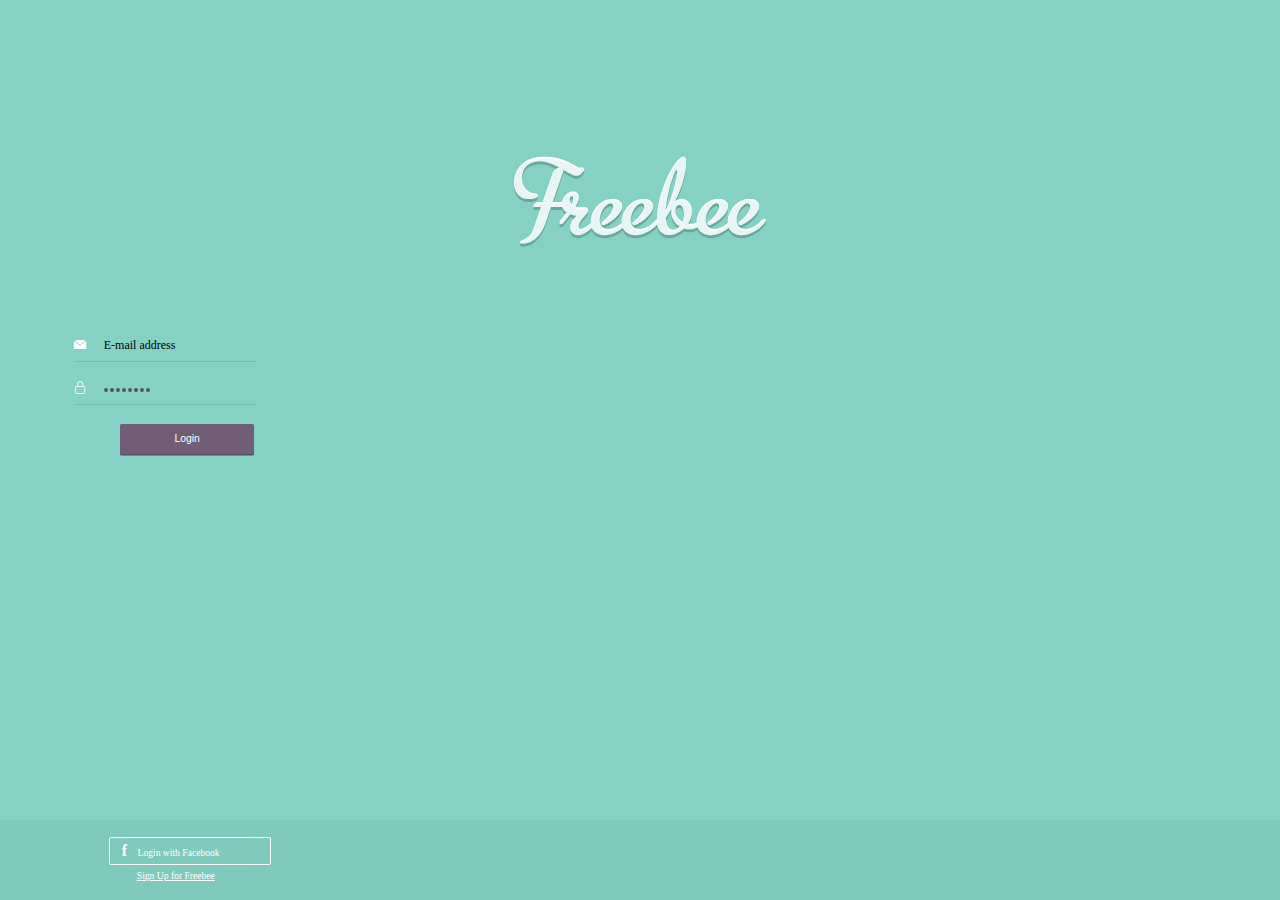
<file: index.html>
<!DOCTYPE html>
<html lang="en">
<head>
	<meta charset="UTF-8">
	<title>登录</title>
	<link rel="stylesheet" type="text/css" href="css/style.css">
	<link rel="stylesheet" type="text/css" href="font/iconfont.css">
	<meta id="viewport" name="viewport" content="width=device-width,minimum-scale=1,maximum-scale=1,user-scalable=0">
   <script>
	   alert(window.screen.width)
    window.onload = window.onresize = function(){
        var view_width s= document.getElementsByTagName('html')[0].getBoundingClientRect().width;
		//找到标签名为html的第一个
        var _html = document.getElementsByTagName('html')[0];
		//如果屏幕宽度大于640
		//就用 640/16=40
		//小于640的时候 不确定 也是尺寸/40
        view_width>640?_html.style.fontSize = 640 / 16 + 'px':_html.style.fontSize = view_width / 16 + 'px';
		//最大网页尺寸640
		//最大字体（根字体大小） 40
    }
   </script>
</head>
<body class="body">
	<div class="one_logo">
		<img src="img/logo.png">
	</div><!-- one_logo -->
     
	<ul class="one_con1">
		<li class="iconfont icon-youjian">
			<span>E-mail address</span>
		</li>
		<li class="iconfont icon-yisuo">
			<span><em></em><em></em><em></em><em></em><em></em><em></em><em></em><em></em></span>
		</li>
	</ul>

	<a href="paging-1.html" class="a">
		<form class="one_form">
			<input type="button" value="Login" class="text">
		</form>
	</a>

	<p class="one_p"></p>

	<div class="one_bt">
		<span>
			<strong>f</strong>
			<em>Login with Facebook</em>
		</span>
		<br>
		<a href="#">Sign Up for Freebee</a>
	</div><!-- one_bt -->
	
</body>
</html>
</file>
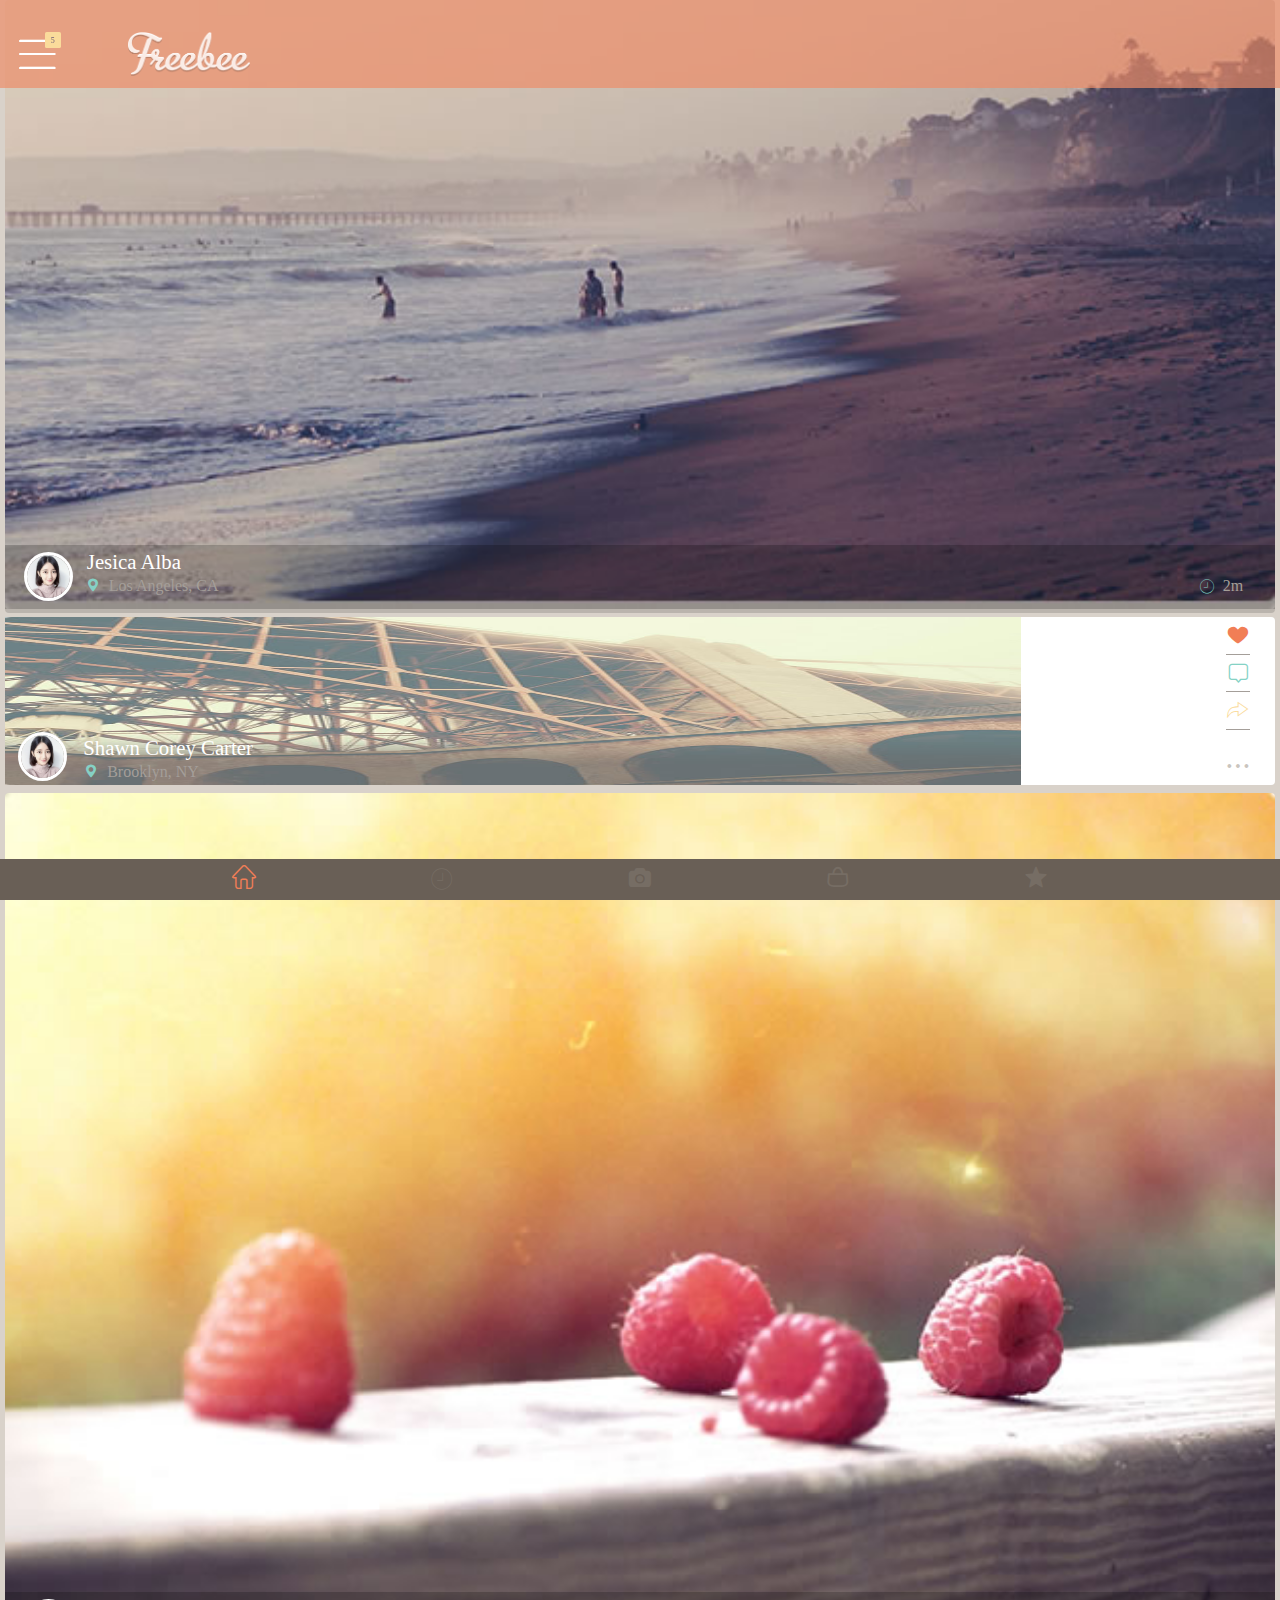
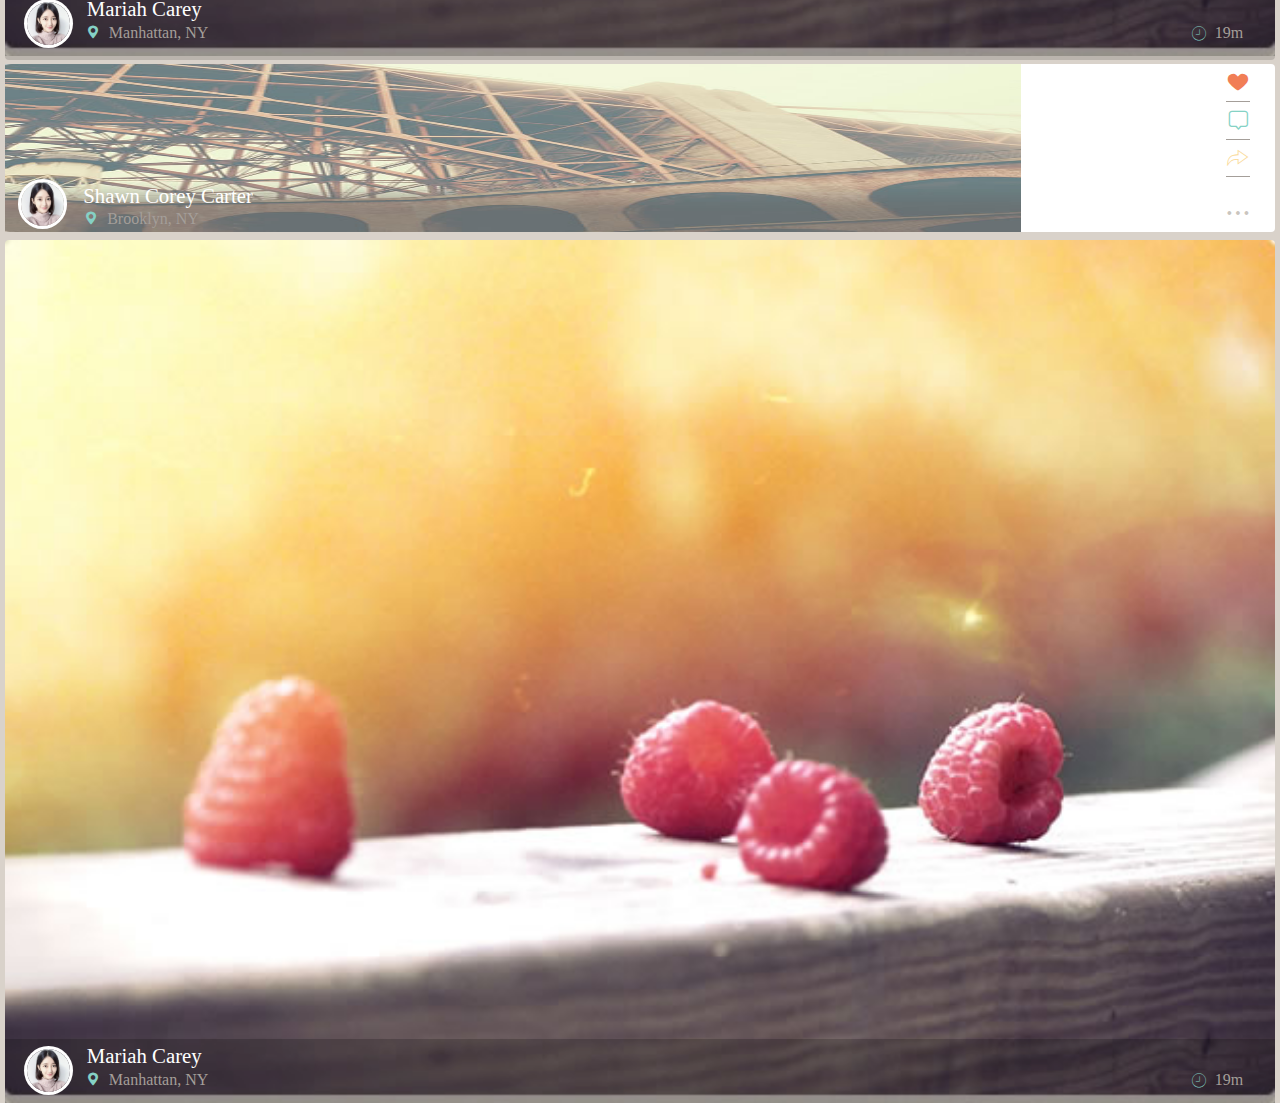
<file: paging-1.html>
<!DOCTYPE html>
<html lang="en">
<head>
	<meta charset="UTF-8">
	<title>主页</title>
	<link rel="stylesheet" type="text/css" href="css/style.css">
	<link rel="stylesheet" type="text/css" href="font/iconfont.css">
	<meta id="viewport" name="viewport" content="width=device-width,minimum-scale=1,maximum-scale=1,user-scalable=0">
   <script>
	   alert(window.screen.width)
    window.onload = window.onresize = function(){
        var view_width s= document.getElementsByTagName('html')[0].getBoundingClientRect().width;
		//找到标签名为html的第一个
        var _html = document.getElementsByTagName('html')[0];
		//如果屏幕宽度大于640
		//就用 640/16=40
		//小于640的时候 不确定 也是尺寸/40
        view_width>640?_html.style.fontSize = 640 / 16 + 'px':_html.style.fontSize = view_width / 16 + 'px';
		//最大网页尺寸640
		//最大字体（根字体大小） 40
    }
   </script>
</head>
<body class="body1">
	<div class="iconfont icon-icon- two_top">
		<p>5</p>
		<img src="img/logo.png">
	</div><!-- two_top -->

	<div class="two_banner clearfix">
		<img src="img/banner.jpg">
		<div class="con">
			<a href="paging-2.html" class="a1"><div class="img"></div></a>
			<p class="p1">Jesica Alba</p>
			<p class="iconfont icon-dizhi p2"><span>Los Angeles, CA</span></p>
			<p class="iconfont icon-06 p3"><span>2m</span></p>
		</div><!-- con -->
	</div><!-- two_banner -->

	<div class="two_con1 clearfix">
		<div class="bj">
			<img src="img/two_con.jpg">
			<div class="text">
				<span class="img"></span>
				<p class="p1">Shawn Corey Carter</p>
				<p class="iconfont icon-dizhi p2"><span>Brooklyn, NY</span></p>
			</div><!-- text -->

			<ul>
				<li class="iconfont icon-xin li1"></li>
				<li class="iconfont icon-icon-- li2"></li>
				<li class="iconfont icon-return2fanhuiyou li3"></li>
				<li class="iconfont icon-more li4"></li>
			</ul>
		</div><!-- bj -->
	</div><!-- two_con1 -->

	<div class="two_con2 clearfix">
		<img src="img/two_con2.jpg">
		<div class="con">
			<div class="img"></div>
			<p class="p1">Mariah Carey</p>
			<p class="iconfont icon-dizhi p2"><span>Manhattan, NY</span></p>
			<p class="iconfont icon-06 p3"><span>19m</span></p>
		</div><!-- con -->
	</div><!-- two_con2 -->

	<div class="two_con1 clearfix">
		<div class="bj">
			<img src="img/two_con.jpg">
			<div class="text">
				<span class="img"></span>
				<p class="p1">Shawn Corey Carter</p>
				<p class="iconfont icon-dizhi p2"><span>Brooklyn, NY</span></p>
			</div><!-- text -->

			<ul>
				<li class="iconfont icon-xin li1"></li>
				<li class="iconfont icon-icon-- li2"></li>
				<li class="iconfont icon-return2fanhuiyou li3"></li>
				<li class="iconfont icon-more li4"></li>
			</ul>
		</div><!-- bj -->
	</div><!-- two_con1 -->

	<div class="two_con2 clearfix">
		<img src="img/two_con2.jpg">
		<div class="con">
			<div class="img"></div>
			<p class="p1">Mariah Carey</p>
			<p class="iconfont icon-dizhi p2"><span>Manhattan, NY</span></p>
			<p class="iconfont icon-06 p3"><span>19m</span></p>
		</div><!-- con -->
	</div><!-- two_con2 -->

	<div class="footer clearfix">
        <a href="#" class="iconfont icon-shouye show"></a>
        <a href="#" class="iconfont icon-06"></a>
        <a href="#" class="iconfont icon-xiangji"></a>
        <a href="#" class="iconfont icon-shoutidai"></a>
        <a href="#" class="iconfont icon-star"></a>
    </div>
</body>
</html>
</file>
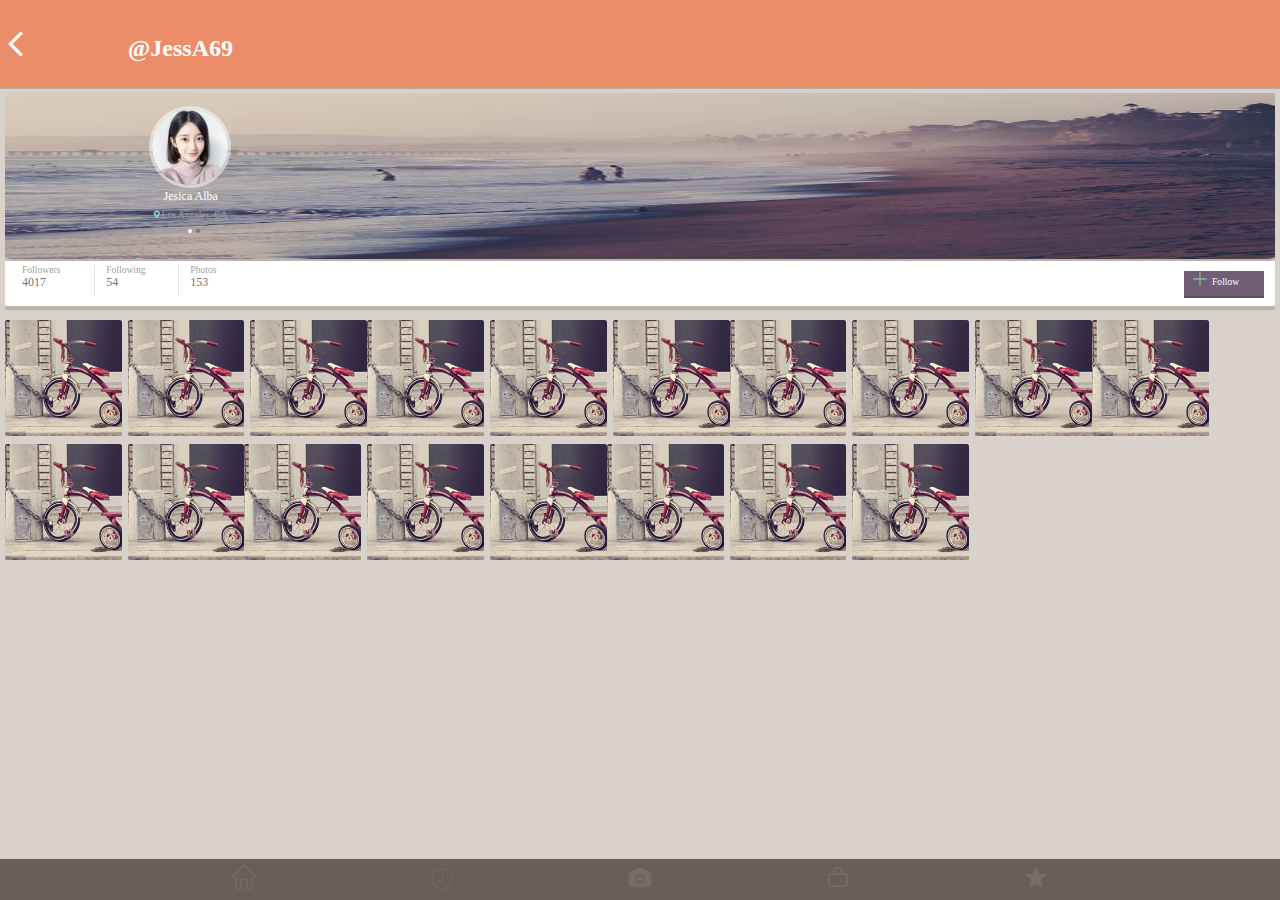
<file: paging-2.html>
<!DOCTYPE html>
<html lang="en">
<head>
	<meta charset="UTF-8">
	<title>个人主页</title>
	<link rel="stylesheet" type="text/css" href="css/style.css">
	<link rel="stylesheet" type="text/css" href="font/iconfont.css">
	<meta id="viewport" name="viewport" content="width=device-width,minimum-scale=1,maximum-scale=1,user-scalable=0">
   <script>
	   alert(window.screen.width)
    window.onload = window.onresize = function(){
        var view_width s= document.getElementsByTagName('html')[0].getBoundingClientRect().width;
		//找到标签名为html的第一个
        var _html = document.getElementsByTagName('html')[0];
		//如果屏幕宽度大于640
		//就用 640/16=40
		//小于640的时候 不确定 也是尺寸/40
        view_width>640?_html.style.fontSize = 640 / 16 + 'px':_html.style.fontSize = view_width / 16 + 'px';
		//最大网页尺寸640
		//最大字体（根字体大小） 40
    }
   </script>
</head>
<body class="body1">
	<header>
		<a href="paging-1.html" class="iconfont icon-fanhui"></a><span>@JessA69</span>
	</header>

	<div class="three_banner">
		<div class="shang">
		<img src="img/banner.jpg">
		<div class="text">
			<a href="paging-3.html"></a>
			<p>Jesica Alba</p>
			<strong class="iconfont icon-dizhi"><i>Los Angeles, CA</i></strong>
			<p class="p1"><em></em><em class="e1"></em></p>
		</div><!-- text -->
		</div><!-- shang -->
			<div class="xia">
			<ul>
				<li>Followers<br><span>4017</span></li>
				<li>Following<br><span>54</span></li>
				<li class="li3">Photos<br><span>153</span></li>
			</ul>

			<div class="iconfont icon-plus-add rit">
				<span>Follow</span>
			</div><!-- xia/rit -->
		</div><!-- xia -->
	</div><!-- three_banner -->

	<ul class="three_con">
		<li><img src="img/three_con.jpg"></li>
		<li><img src="img/three_con.jpg"></li>
		<li><img src="img/three_con.jpg"></li>
		<li><img src="img/three_con.jpg"></li>
		<li><img src="img/three_con.jpg"></li>
		<li><img src="img/three_con.jpg"></li>
		<li><img src="img/three_con.jpg"></li>
		<li><img src="img/three_con.jpg"></li>
		<li><img src="img/three_con.jpg"></li>
		<li><img src="img/three_con.jpg"></li>
		<li><img src="img/three_con.jpg"></li>
		<li><img src="img/three_con.jpg"></li>
		<li><img src="img/three_con.jpg"></li>
		<li><img src="img/three_con.jpg"></li>
		<li><img src="img/three_con.jpg"></li>
		<li><img src="img/three_con.jpg"></li>
		<li><img src="img/three_con.jpg"></li>
		<li><img src="img/three_con.jpg"></li>
	</ul>

	<div class="three_footer clearfix">
        <a href="#" class="iconfont icon-shouye"></a>
        <a href="#" class="iconfont icon-06"></a>
        <a href="#" class="iconfont icon-xiangji"></a>
        <a href="#" class="iconfont icon-shoutidai"></a>
        <a href="#" class="iconfont icon-star"></a>
    </div>
</body>
</html>
</file>
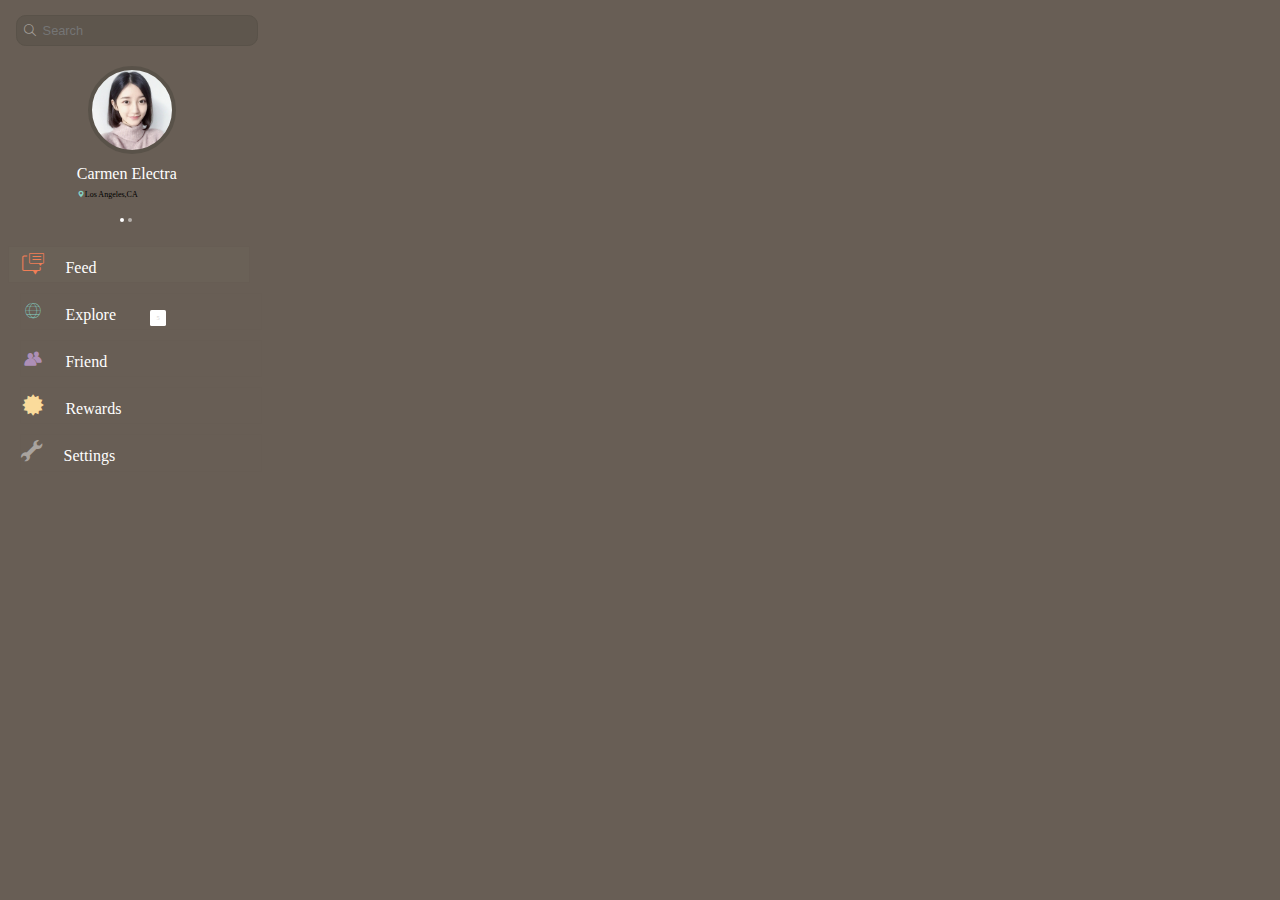
<file: paging-3.html>
<!DOCTYPE html>
<html lang="en">
<head>
	<meta charset="UTF-8">
	<title>个人信息</title>
	<link rel="stylesheet" type="text/css" href="css/style.css">
	<link rel="stylesheet" type="text/css" href="font/iconfont.css">
	<meta id="viewport" name="viewport" content="width=device-width,minimum-scale=1,maximum-scale=1,user-scalable=0">
   <script>
	   alert(window.screen.width)
    window.onload = window.onresize = function(){
        var view_width s= document.getElementsByTagName('html')[0].getBoundingClientRect().width;
		//找到标签名为html的第一个
        var _html = document.getElementsByTagName('html')[0];
		//如果屏幕宽度大于640
		//就用 640/16=40
		//小于640的时候 不确定 也是尺寸/40
        view_width>640?_html.style.fontSize = 640 / 16 + 'px':_html.style.fontSize = view_width / 16 + 'px';
		//最大网页尺寸640
		//最大字体（根字体大小） 40
    }
   </script>
</head>
<body class="body2">
	<div class="four_top">
		<div class="sou">
			 <span class="iconfont icon-suosou"></span>
		   <input type="text" class="text" placeholder="Search">
	  </div><!-- sou -->
	</div><!-- four_top -->

	<div class="four_logo"></div><!-- four_logo -->

	<div class="four_font">
		<p>Carmen Electra</p>
		<span class="iconfont icon-dizhi dz"><i>Los Angeles,CA</i></span>
	</div><!-- four_font -->

	<div class="four_dian clearfix">
		<p></p>
		<p class="p1"></p>
	</div><!-- four_dian -->

	<ul class="four_list">
		<li class="li1"><span class="iconfont icon-huihua"></span><a href="#">Feed</a></li>
		<li><span class="iconfont icon-liulanqiduan s2"></span><a href="#">Explore</a><i class="fk">5</i></li>
		<li><span class="iconfont icon-lianxiren s3"></span><a href="#">Friend</a></li>
		<li><span class="iconfont icon-rewards s4"></span><a href="#">Rewards</a></li>
		<li class="li5"><span class="iconfont icon-xinxinicon s5"></span><a href="#">Settings</a></li>
	</ul>
</body>
</html>
</file>
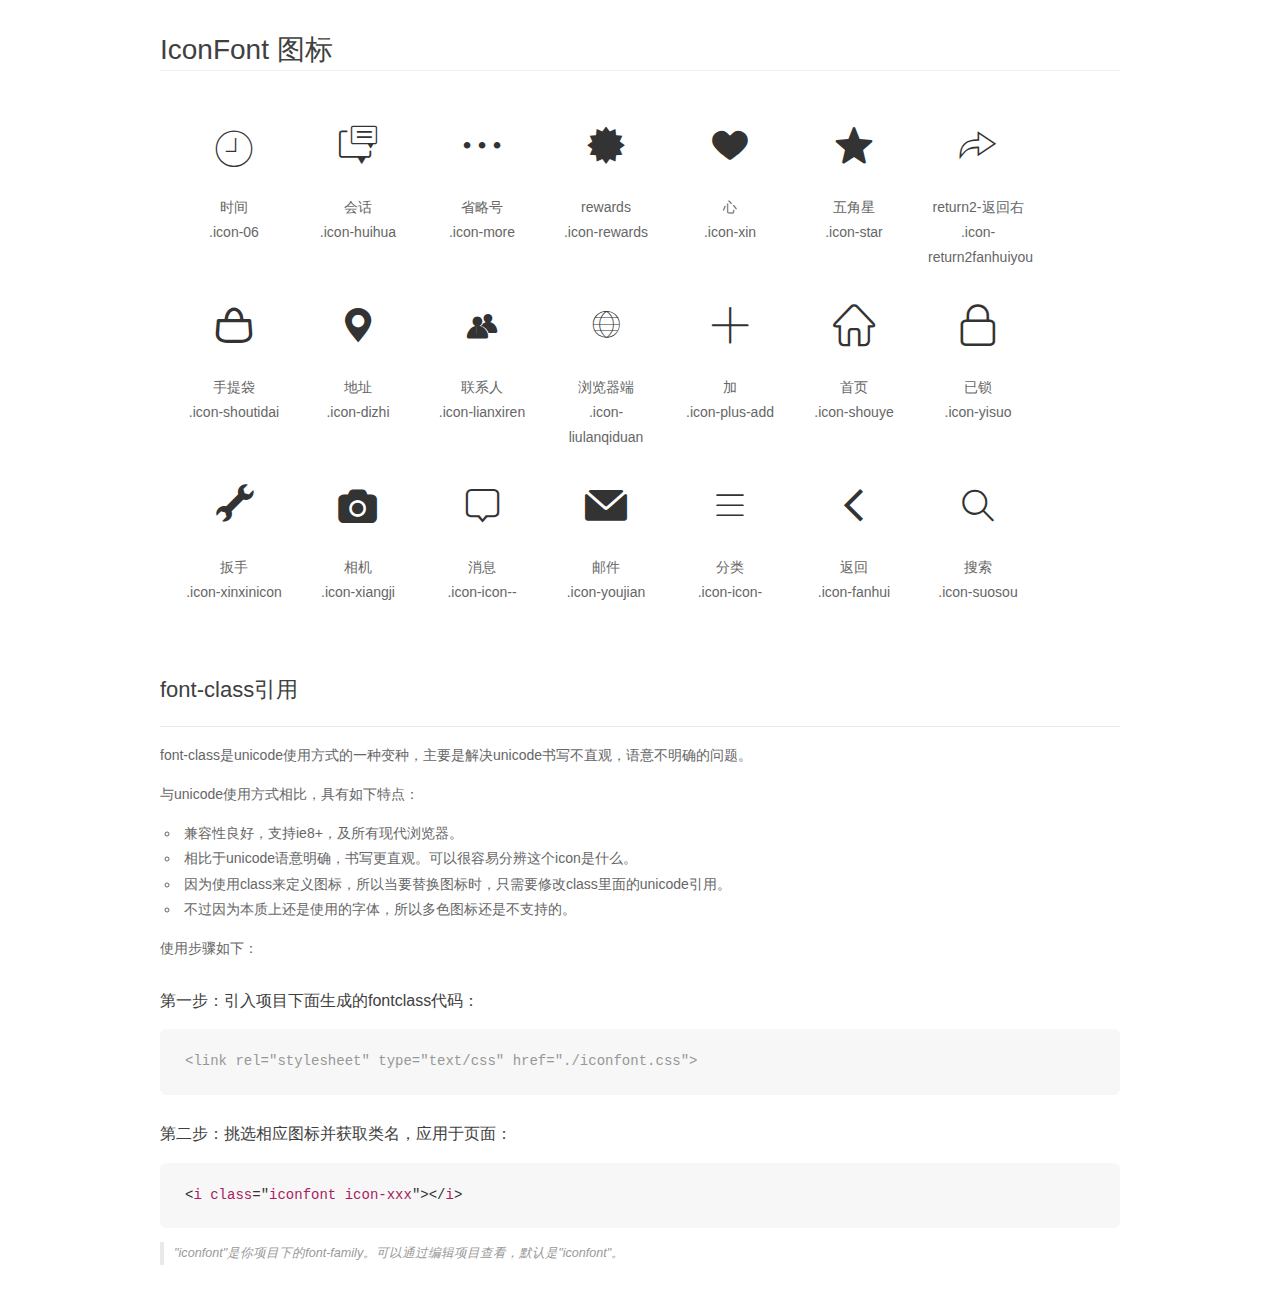
<file: font/demo_fontclass.html>
<!DOCTYPE html>
<html>
<head>
    <meta charset="utf-8"/>
    <title>IconFont</title>
    <link rel="stylesheet" href="demo.css">
    <link rel="stylesheet" href="iconfont.css">
</head>
<body>
    <div class="main markdown">
        <h1>IconFont 图标</h1>
        <ul class="icon_lists clear">
            
                <li>
                <i class="icon iconfont icon-06"></i>
                    <div class="name">时间</div>
                    <div class="fontclass">.icon-06</div>
                </li>
            
                <li>
                <i class="icon iconfont icon-huihua"></i>
                    <div class="name">会话</div>
                    <div class="fontclass">.icon-huihua</div>
                </li>
            
                <li>
                <i class="icon iconfont icon-more"></i>
                    <div class="name">省略号</div>
                    <div class="fontclass">.icon-more</div>
                </li>
            
                <li>
                <i class="icon iconfont icon-rewards"></i>
                    <div class="name">rewards</div>
                    <div class="fontclass">.icon-rewards</div>
                </li>
            
                <li>
                <i class="icon iconfont icon-xin"></i>
                    <div class="name">心</div>
                    <div class="fontclass">.icon-xin</div>
                </li>
            
                <li>
                <i class="icon iconfont icon-star"></i>
                    <div class="name">五角星</div>
                    <div class="fontclass">.icon-star</div>
                </li>
            
                <li>
                <i class="icon iconfont icon-return2fanhuiyou"></i>
                    <div class="name">return2-返回右</div>
                    <div class="fontclass">.icon-return2fanhuiyou</div>
                </li>
            
                <li>
                <i class="icon iconfont icon-shoutidai"></i>
                    <div class="name">手提袋</div>
                    <div class="fontclass">.icon-shoutidai</div>
                </li>
            
                <li>
                <i class="icon iconfont icon-dizhi"></i>
                    <div class="name">地址</div>
                    <div class="fontclass">.icon-dizhi</div>
                </li>
            
                <li>
                <i class="icon iconfont icon-lianxiren"></i>
                    <div class="name">联系人</div>
                    <div class="fontclass">.icon-lianxiren</div>
                </li>
            
                <li>
                <i class="icon iconfont icon-liulanqiduan"></i>
                    <div class="name">浏览器端</div>
                    <div class="fontclass">.icon-liulanqiduan</div>
                </li>
            
                <li>
                <i class="icon iconfont icon-plus-add"></i>
                    <div class="name">加</div>
                    <div class="fontclass">.icon-plus-add</div>
                </li>
            
                <li>
                <i class="icon iconfont icon-shouye"></i>
                    <div class="name">首页</div>
                    <div class="fontclass">.icon-shouye</div>
                </li>
            
                <li>
                <i class="icon iconfont icon-yisuo"></i>
                    <div class="name">已锁</div>
                    <div class="fontclass">.icon-yisuo</div>
                </li>
            
                <li>
                <i class="icon iconfont icon-xinxinicon"></i>
                    <div class="name">扳手</div>
                    <div class="fontclass">.icon-xinxinicon</div>
                </li>
            
                <li>
                <i class="icon iconfont icon-xiangji"></i>
                    <div class="name">相机</div>
                    <div class="fontclass">.icon-xiangji</div>
                </li>
            
                <li>
                <i class="icon iconfont icon-icon--"></i>
                    <div class="name">消息</div>
                    <div class="fontclass">.icon-icon--</div>
                </li>
            
                <li>
                <i class="icon iconfont icon-youjian"></i>
                    <div class="name">邮件</div>
                    <div class="fontclass">.icon-youjian</div>
                </li>
            
                <li>
                <i class="icon iconfont icon-icon-"></i>
                    <div class="name">分类</div>
                    <div class="fontclass">.icon-icon-</div>
                </li>
            
                <li>
                <i class="icon iconfont icon-fanhui"></i>
                    <div class="name">返回</div>
                    <div class="fontclass">.icon-fanhui</div>
                </li>
            
                <li>
                <i class="icon iconfont icon-suosou"></i>
                    <div class="name">搜索</div>
                    <div class="fontclass">.icon-suosou</div>
                </li>
            
        </ul>

        <h2 id="font-class-">font-class引用</h2>
        <hr>

        <p>font-class是unicode使用方式的一种变种，主要是解决unicode书写不直观，语意不明确的问题。</p>
        <p>与unicode使用方式相比，具有如下特点：</p>
        <ul>
        <li>兼容性良好，支持ie8+，及所有现代浏览器。</li>
        <li>相比于unicode语意明确，书写更直观。可以很容易分辨这个icon是什么。</li>
        <li>因为使用class来定义图标，所以当要替换图标时，只需要修改class里面的unicode引用。</li>
        <li>不过因为本质上还是使用的字体，所以多色图标还是不支持的。</li>
        </ul>
        <p>使用步骤如下：</p>
        <h3 id="-fontclass-">第一步：引入项目下面生成的fontclass代码：</h3>


        <pre><code class="lang-js hljs javascript"><span class="hljs-comment">&lt;link rel="stylesheet" type="text/css" href="./iconfont.css"&gt;</span></code></pre>
        <h3 id="-">第二步：挑选相应图标并获取类名，应用于页面：</h3>
        <pre><code class="lang-css hljs">&lt;<span class="hljs-selector-tag">i</span> <span class="hljs-selector-tag">class</span>="<span class="hljs-selector-tag">iconfont</span> <span class="hljs-selector-tag">icon-xxx</span>"&gt;&lt;/<span class="hljs-selector-tag">i</span>&gt;</code></pre>
        <blockquote>
        <p>"iconfont"是你项目下的font-family。可以通过编辑项目查看，默认是"iconfont"。</p>
        </blockquote>
    </div>
</body>
</html>
</file>
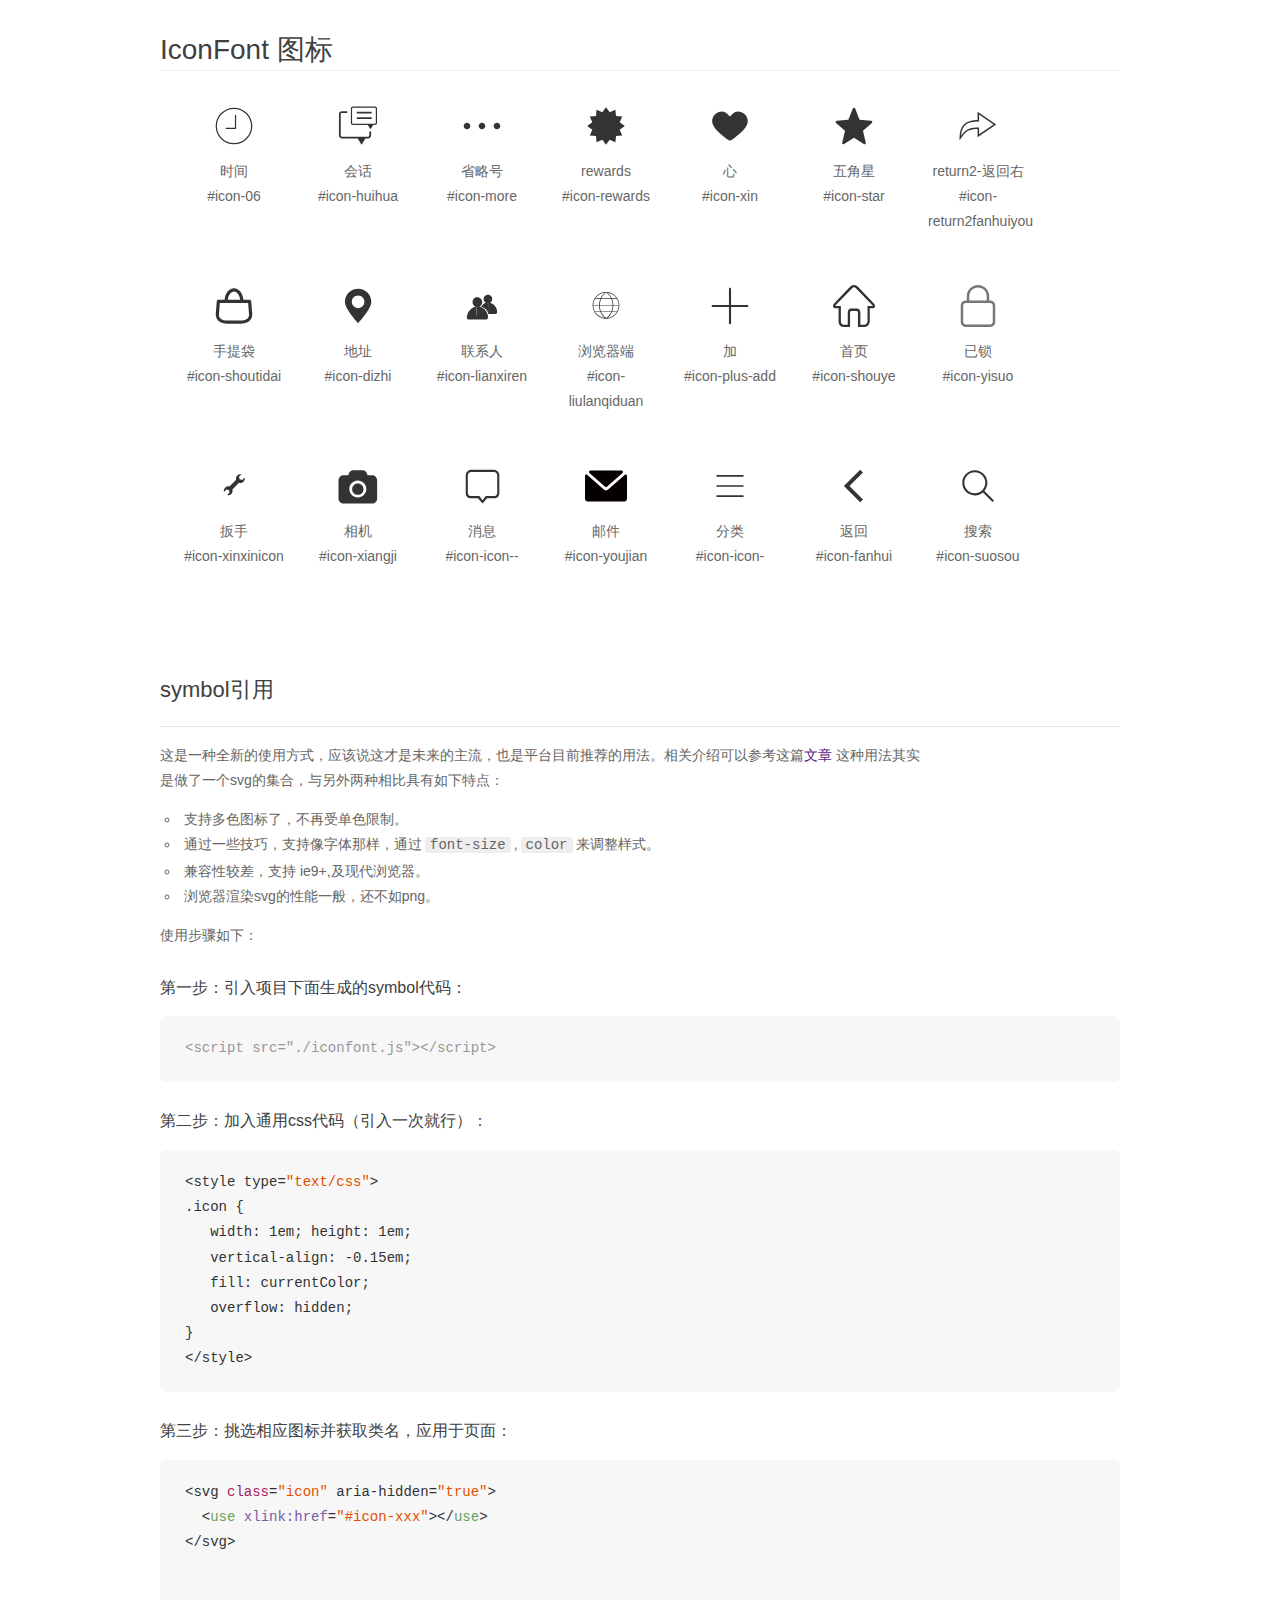
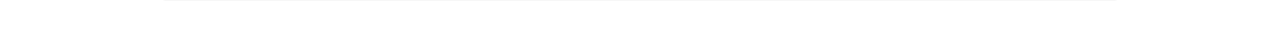
<file: font/demo_symbol.html>
<!DOCTYPE html>
<html>
<head>
    <meta charset="utf-8"/>
    <title>IconFont</title>
    <link rel="stylesheet" href="demo.css">
    <script src="iconfont.js"></script>

    <style type="text/css">
        .icon {
          /* 通过设置 font-size 来改变图标大小 */
          width: 1em; height: 1em;
          /* 图标和文字相邻时，垂直对齐 */
          vertical-align: -0.15em;
          /* 通过设置 color 来改变 SVG 的颜色/fill */
          fill: currentColor;
          /* path 和 stroke 溢出 viewBox 部分在 IE 下会显示
             normalize.css 中也包含这行 */
          overflow: hidden;
        }

    </style>
</head>
<body>
    <div class="main markdown">
        <h1>IconFont 图标</h1>
        <ul class="icon_lists clear">
            
                <li>
                    <svg class="icon" aria-hidden="true">
                        <use xlink:href="#icon-06"></use>
                    </svg>
                    <div class="name">时间</div>
                    <div class="fontclass">#icon-06</div>
                </li>
            
                <li>
                    <svg class="icon" aria-hidden="true">
                        <use xlink:href="#icon-huihua"></use>
                    </svg>
                    <div class="name">会话</div>
                    <div class="fontclass">#icon-huihua</div>
                </li>
            
                <li>
                    <svg class="icon" aria-hidden="true">
                        <use xlink:href="#icon-more"></use>
                    </svg>
                    <div class="name">省略号</div>
                    <div class="fontclass">#icon-more</div>
                </li>
            
                <li>
                    <svg class="icon" aria-hidden="true">
                        <use xlink:href="#icon-rewards"></use>
                    </svg>
                    <div class="name">rewards</div>
                    <div class="fontclass">#icon-rewards</div>
                </li>
            
                <li>
                    <svg class="icon" aria-hidden="true">
                        <use xlink:href="#icon-xin"></use>
                    </svg>
                    <div class="name">心</div>
                    <div class="fontclass">#icon-xin</div>
                </li>
            
                <li>
                    <svg class="icon" aria-hidden="true">
                        <use xlink:href="#icon-star"></use>
                    </svg>
                    <div class="name">五角星</div>
                    <div class="fontclass">#icon-star</div>
                </li>
            
                <li>
                    <svg class="icon" aria-hidden="true">
                        <use xlink:href="#icon-return2fanhuiyou"></use>
                    </svg>
                    <div class="name">return2-返回右</div>
                    <div class="fontclass">#icon-return2fanhuiyou</div>
                </li>
            
                <li>
                    <svg class="icon" aria-hidden="true">
                        <use xlink:href="#icon-shoutidai"></use>
                    </svg>
                    <div class="name">手提袋</div>
                    <div class="fontclass">#icon-shoutidai</div>
                </li>
            
                <li>
                    <svg class="icon" aria-hidden="true">
                        <use xlink:href="#icon-dizhi"></use>
                    </svg>
                    <div class="name">地址</div>
                    <div class="fontclass">#icon-dizhi</div>
                </li>
            
                <li>
                    <svg class="icon" aria-hidden="true">
                        <use xlink:href="#icon-lianxiren"></use>
                    </svg>
                    <div class="name">联系人</div>
                    <div class="fontclass">#icon-lianxiren</div>
                </li>
            
                <li>
                    <svg class="icon" aria-hidden="true">
                        <use xlink:href="#icon-liulanqiduan"></use>
                    </svg>
                    <div class="name">浏览器端</div>
                    <div class="fontclass">#icon-liulanqiduan</div>
                </li>
            
                <li>
                    <svg class="icon" aria-hidden="true">
                        <use xlink:href="#icon-plus-add"></use>
                    </svg>
                    <div class="name">加</div>
                    <div class="fontclass">#icon-plus-add</div>
                </li>
            
                <li>
                    <svg class="icon" aria-hidden="true">
                        <use xlink:href="#icon-shouye"></use>
                    </svg>
                    <div class="name">首页</div>
                    <div class="fontclass">#icon-shouye</div>
                </li>
            
                <li>
                    <svg class="icon" aria-hidden="true">
                        <use xlink:href="#icon-yisuo"></use>
                    </svg>
                    <div class="name">已锁</div>
                    <div class="fontclass">#icon-yisuo</div>
                </li>
            
                <li>
                    <svg class="icon" aria-hidden="true">
                        <use xlink:href="#icon-xinxinicon"></use>
                    </svg>
                    <div class="name">扳手</div>
                    <div class="fontclass">#icon-xinxinicon</div>
                </li>
            
                <li>
                    <svg class="icon" aria-hidden="true">
                        <use xlink:href="#icon-xiangji"></use>
                    </svg>
                    <div class="name">相机</div>
                    <div class="fontclass">#icon-xiangji</div>
                </li>
            
                <li>
                    <svg class="icon" aria-hidden="true">
                        <use xlink:href="#icon-icon--"></use>
                    </svg>
                    <div class="name">消息</div>
                    <div class="fontclass">#icon-icon--</div>
                </li>
            
                <li>
                    <svg class="icon" aria-hidden="true">
                        <use xlink:href="#icon-youjian"></use>
                    </svg>
                    <div class="name">邮件</div>
                    <div class="fontclass">#icon-youjian</div>
                </li>
            
                <li>
                    <svg class="icon" aria-hidden="true">
                        <use xlink:href="#icon-icon-"></use>
                    </svg>
                    <div class="name">分类</div>
                    <div class="fontclass">#icon-icon-</div>
                </li>
            
                <li>
                    <svg class="icon" aria-hidden="true">
                        <use xlink:href="#icon-fanhui"></use>
                    </svg>
                    <div class="name">返回</div>
                    <div class="fontclass">#icon-fanhui</div>
                </li>
            
                <li>
                    <svg class="icon" aria-hidden="true">
                        <use xlink:href="#icon-suosou"></use>
                    </svg>
                    <div class="name">搜索</div>
                    <div class="fontclass">#icon-suosou</div>
                </li>
            
        </ul>


        <h2 id="symbol-">symbol引用</h2>
        <hr>

        <p>这是一种全新的使用方式，应该说这才是未来的主流，也是平台目前推荐的用法。相关介绍可以参考这篇<a href="">文章</a>
        这种用法其实是做了一个svg的集合，与另外两种相比具有如下特点：</p>
        <ul>
          <li>支持多色图标了，不再受单色限制。</li>
          <li>通过一些技巧，支持像字体那样，通过<code>font-size</code>,<code>color</code>来调整样式。</li>
          <li>兼容性较差，支持 ie9+,及现代浏览器。</li>
          <li>浏览器渲染svg的性能一般，还不如png。</li>
        </ul>
        <p>使用步骤如下：</p>
        <h3 id="-symbol-">第一步：引入项目下面生成的symbol代码：</h3>
        <pre><code class="lang-js hljs javascript"><span class="hljs-comment">&lt;script src="./iconfont.js"&gt;&lt;/script&gt;</span></code></pre>
        <h3 id="-css-">第二步：加入通用css代码（引入一次就行）：</h3>
        <pre><code class="lang-js hljs javascript">&lt;style type=<span class="hljs-string">"text/css"</span>&gt;
.icon {
   width: <span class="hljs-number">1</span>em; height: <span class="hljs-number">1</span>em;
   vertical-align: <span class="hljs-number">-0.15</span>em;
   fill: currentColor;
   overflow: hidden;
}
&lt;<span class="hljs-regexp">/style&gt;</span></code></pre>
        <h3 id="-">第三步：挑选相应图标并获取类名，应用于页面：</h3>
        <pre><code class="lang-js hljs javascript">&lt;svg <span class="hljs-class"><span class="hljs-keyword">class</span></span>=<span class="hljs-string">"icon"</span> aria-hidden=<span class="hljs-string">"true"</span>&gt;<span class="xml"><span class="hljs-tag">
  &lt;<span class="hljs-name">use</span> <span class="hljs-attr">xlink:href</span>=<span class="hljs-string">"#icon-xxx"</span>&gt;</span><span class="hljs-tag">&lt;/<span class="hljs-name">use</span>&gt;</span>
</span>&lt;<span class="hljs-regexp">/svg&gt;
        </span></code></pre>
    </div>
</body>
</html>
</file>
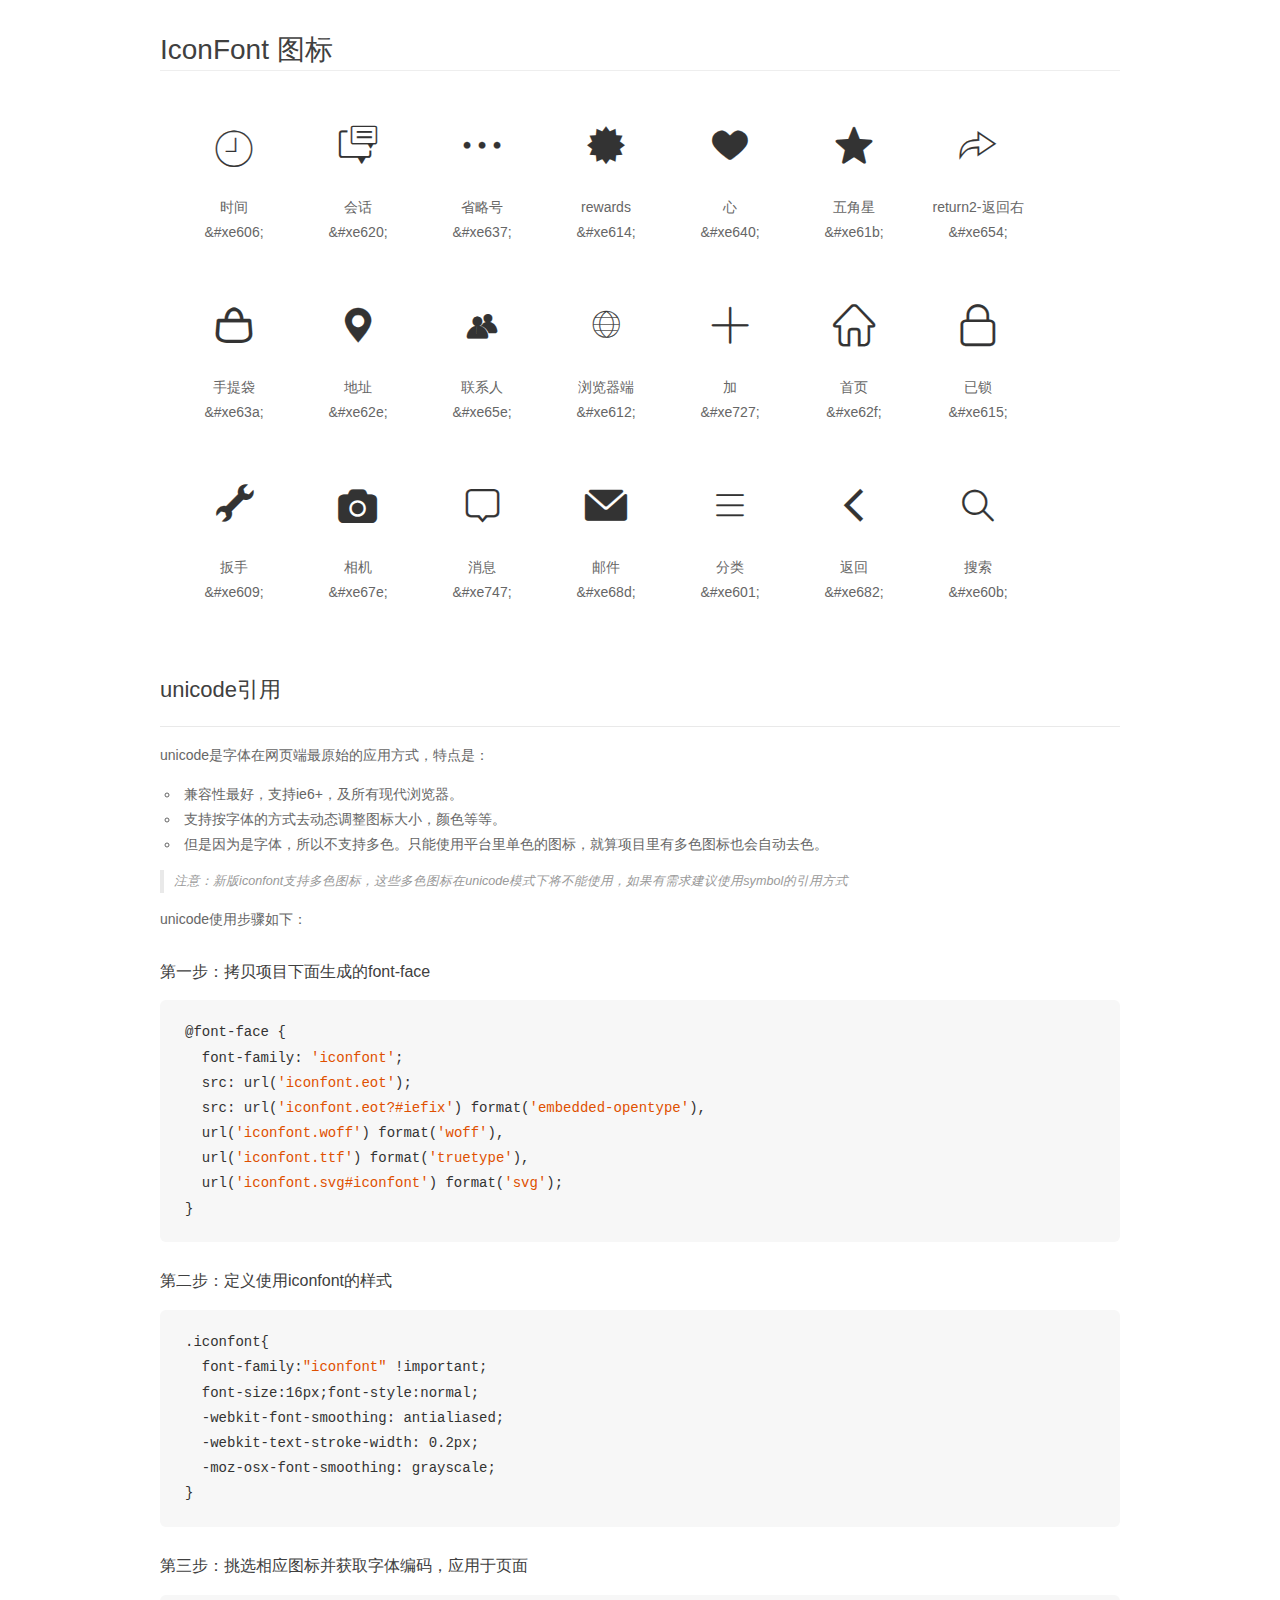
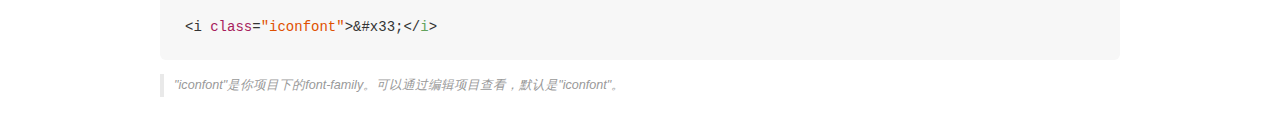
<file: font/demo_unicode.html>
<!DOCTYPE html>
<html>
<head>
    <meta charset="utf-8"/>
    <title>IconFont</title>
    <link rel="stylesheet" href="demo.css">

    <style type="text/css">

        @font-face {font-family: "iconfont";
          src: url('iconfont.eot'); /* IE9*/
          src: url('iconfont.eot#iefix') format('embedded-opentype'), /* IE6-IE8 */
          url('iconfont.woff') format('woff'), /* chrome, firefox */
          url('iconfont.ttf') format('truetype'), /* chrome, firefox, opera, Safari, Android, iOS 4.2+*/
          url('iconfont.svg#iconfont') format('svg'); /* iOS 4.1- */
        }

        .iconfont {
          font-family:"iconfont" !important;
          font-size:16px;
          font-style:normal;
          -webkit-font-smoothing: antialiased;
          -webkit-text-stroke-width: 0.2px;
          -moz-osx-font-smoothing: grayscale;
        }

    </style>
</head>
<body>
    <div class="main markdown">
        <h1>IconFont 图标</h1>
        <ul class="icon_lists clear">
            
                <li>
                <i class="icon iconfont">&#xe606;</i>
                    <div class="name">时间</div>
                    <div class="code">&amp;#xe606;</div>
                </li>
            
                <li>
                <i class="icon iconfont">&#xe620;</i>
                    <div class="name">会话</div>
                    <div class="code">&amp;#xe620;</div>
                </li>
            
                <li>
                <i class="icon iconfont">&#xe637;</i>
                    <div class="name">省略号</div>
                    <div class="code">&amp;#xe637;</div>
                </li>
            
                <li>
                <i class="icon iconfont">&#xe614;</i>
                    <div class="name">rewards</div>
                    <div class="code">&amp;#xe614;</div>
                </li>
            
                <li>
                <i class="icon iconfont">&#xe640;</i>
                    <div class="name">心</div>
                    <div class="code">&amp;#xe640;</div>
                </li>
            
                <li>
                <i class="icon iconfont">&#xe61b;</i>
                    <div class="name">五角星</div>
                    <div class="code">&amp;#xe61b;</div>
                </li>
            
                <li>
                <i class="icon iconfont">&#xe654;</i>
                    <div class="name">return2-返回右</div>
                    <div class="code">&amp;#xe654;</div>
                </li>
            
                <li>
                <i class="icon iconfont">&#xe63a;</i>
                    <div class="name">手提袋</div>
                    <div class="code">&amp;#xe63a;</div>
                </li>
            
                <li>
                <i class="icon iconfont">&#xe62e;</i>
                    <div class="name">地址</div>
                    <div class="code">&amp;#xe62e;</div>
                </li>
            
                <li>
                <i class="icon iconfont">&#xe65e;</i>
                    <div class="name">联系人</div>
                    <div class="code">&amp;#xe65e;</div>
                </li>
            
                <li>
                <i class="icon iconfont">&#xe612;</i>
                    <div class="name">浏览器端</div>
                    <div class="code">&amp;#xe612;</div>
                </li>
            
                <li>
                <i class="icon iconfont">&#xe727;</i>
                    <div class="name">加</div>
                    <div class="code">&amp;#xe727;</div>
                </li>
            
                <li>
                <i class="icon iconfont">&#xe62f;</i>
                    <div class="name">首页</div>
                    <div class="code">&amp;#xe62f;</div>
                </li>
            
                <li>
                <i class="icon iconfont">&#xe615;</i>
                    <div class="name">已锁</div>
                    <div class="code">&amp;#xe615;</div>
                </li>
            
                <li>
                <i class="icon iconfont">&#xe609;</i>
                    <div class="name">扳手</div>
                    <div class="code">&amp;#xe609;</div>
                </li>
            
                <li>
                <i class="icon iconfont">&#xe67e;</i>
                    <div class="name">相机</div>
                    <div class="code">&amp;#xe67e;</div>
                </li>
            
                <li>
                <i class="icon iconfont">&#xe747;</i>
                    <div class="name">消息</div>
                    <div class="code">&amp;#xe747;</div>
                </li>
            
                <li>
                <i class="icon iconfont">&#xe68d;</i>
                    <div class="name">邮件</div>
                    <div class="code">&amp;#xe68d;</div>
                </li>
            
                <li>
                <i class="icon iconfont">&#xe601;</i>
                    <div class="name">分类</div>
                    <div class="code">&amp;#xe601;</div>
                </li>
            
                <li>
                <i class="icon iconfont">&#xe682;</i>
                    <div class="name">返回</div>
                    <div class="code">&amp;#xe682;</div>
                </li>
            
                <li>
                <i class="icon iconfont">&#xe60b;</i>
                    <div class="name">搜索</div>
                    <div class="code">&amp;#xe60b;</div>
                </li>
            
        </ul>
        <h2 id="unicode-">unicode引用</h2>
        <hr>

        <p>unicode是字体在网页端最原始的应用方式，特点是：</p>
        <ul>
        <li>兼容性最好，支持ie6+，及所有现代浏览器。</li>
        <li>支持按字体的方式去动态调整图标大小，颜色等等。</li>
        <li>但是因为是字体，所以不支持多色。只能使用平台里单色的图标，就算项目里有多色图标也会自动去色。</li>
        </ul>
        <blockquote>
        <p>注意：新版iconfont支持多色图标，这些多色图标在unicode模式下将不能使用，如果有需求建议使用symbol的引用方式</p>
        </blockquote>
        <p>unicode使用步骤如下：</p>
        <h3 id="-font-face">第一步：拷贝项目下面生成的font-face</h3>
        <pre><code class="lang-js hljs javascript">@font-face {
  font-family: <span class="hljs-string">'iconfont'</span>;
  src: url(<span class="hljs-string">'iconfont.eot'</span>);
  src: url(<span class="hljs-string">'iconfont.eot?#iefix'</span>) format(<span class="hljs-string">'embedded-opentype'</span>),
  url(<span class="hljs-string">'iconfont.woff'</span>) format(<span class="hljs-string">'woff'</span>),
  url(<span class="hljs-string">'iconfont.ttf'</span>) format(<span class="hljs-string">'truetype'</span>),
  url(<span class="hljs-string">'iconfont.svg#iconfont'</span>) format(<span class="hljs-string">'svg'</span>);
}
</code></pre>
        <h3 id="-iconfont-">第二步：定义使用iconfont的样式</h3>
        <pre><code class="lang-js hljs javascript">.iconfont{
  font-family:<span class="hljs-string">"iconfont"</span> !important;
  font-size:<span class="hljs-number">16</span>px;font-style:normal;
  -webkit-font-smoothing: antialiased;
  -webkit-text-stroke-width: <span class="hljs-number">0.2</span>px;
  -moz-osx-font-smoothing: grayscale;
}
</code></pre>
        <h3 id="-">第三步：挑选相应图标并获取字体编码，应用于页面</h3>
        <pre><code class="lang-js hljs javascript">&lt;i <span class="hljs-class"><span class="hljs-keyword">class</span></span>=<span class="hljs-string">"iconfont"</span>&gt;&amp;#x33;<span class="xml"><span class="hljs-tag">&lt;/<span class="hljs-name">i</span>&gt;</span></span></code></pre>

        <blockquote>
        <p>"iconfont"是你项目下的font-family。可以通过编辑项目查看，默认是"iconfont"。</p>
        </blockquote>
    </div>


</body>
</html>
</file>
<file: css/style.css>
@charset "utf-8";
body,ul,ol,h1,h2,h3,h4,h5,h6,p,input,select,textarea,dl,dd{margin: 0;padding: 0;}
ul,ol{list-style: none;}
input,select,textarea{background-color: transparent; border: none; outline: none;}
textarea{resize: none;}
img{vertical-align: top;}
a{text-decoration: none;-webkit-tap-highlight-color: transparent;}

html {-webkit-text-size-adjust: none;}


.clearfix:after,.clearfix:before{content: "";display: table;}
.clearfix:after{clear: both;}
.clearfix{*zoom:1;}
.fr{float: right;}
.fl{float: left;}
input,textarea,select{
           border:none;
           outline: none;
        }


/*首页*/
.a{display:inline-block;}
.body{
	background-color:#85D2C5;
}
.one_logo{
     text-align:center;
     margin-top:9.75rem;
}
.one_con1{
    margin-top:5.7rem;
	margin-left:4.6rem;
}
.one_con1 li{
	width: 11.4rem;
 	height: 1.4rem;
 	border-bottom:0.05rem solid #78BDB2;
 	font-size:0.75rem;
 	color:#fff;
 	margin-bottom:1.225rem;
}
.one_con1 li span{
	color:#000;
	margin-left:0.95rem;
}
.one_con1 em{
     display:inline-block;
     width: 0.275rem;
     height: 0.275rem;
     background-color:#515861;
     border-radius:50%;
     margin-right: 0.1rem;
}
.one_form .text{
     margin-left:7.5rem;
     width: 8.4rem;
     height: 1.85rem;
     background-color:#705D76;
     color:#fff;
     font-size:0.65rem;
     border-radius:0.1rem;
    box-shadow:0 0.1rem 0 #5C4D61;
}
.one_p{
     text-align:center;
     font-size:0.6rem;
     color:#fff;
     margin-top: 0.975rem;
     margin-bottom: 4.275rem;
}
.one_bt{
	width: 100%;
	position: fixed;
    left:0;bottom: 0;
    height: 5rem;
    background-color:#80CABD;
}
.one_bt span{
	display:inline-block;
     width: 10rem;
     height: 1.65rem;
     line-height: 1.65rem;
     border:0.05rem solid #fff;
     border-radius:0.1rem;
     font-size:0.6rem;
     margin-left: 6.8rem;
	 margin-top: 1.05rem;
	 color:#fff;
}
.one_bt span strong{
     font-size:1rem;
     margin-left: 0.75rem;
}
.one_bt span em{
     font-style:normal;
     margin-left:0.5rem;
     font-size:0.6rem;
}
.one_bt a{
	 margin-left:8.55rem;
     text-decoration:underline;
     font-size:0.6rem;
     color:#fff;
}




/*分页1*/
.a1{display:inline-block;}
.body1{
	background-color:#D9D2CA;
}
.two_top{
	position:fixed;
	left:0;top:0;
	width: 100%;
	height:4rem;
	background-color:rgba(236,141,106, .7);
	padding-top: 1.5rem;
 	padding-left: 0.55rem;
 	font-size:3.5rem;
 	color:#fff;
 	z-index: 3;
}
.two_top p{
     width: 1rem;
     height: 1rem;
     line-height:1rem;
     border-radius:0.1rem;
     background-color:#FADB9B;
     color:#6F5D75;
     font-size:0.5rem;
     text-align:center;
     position: absolute;
     left:2.8rem;top:2rem;
}
.two_top img{
     width: 7.6rem;
     height: 2.75rem;
     position: absolute;
     left:8.025rem;top:2rem;
}
.two_banner{
    margin:0 0.3rem;
    position: relative;
}
.two_banner img{
	width:100%;
	box-shadow:0  0.25rem 0 #BAB4AD;
	border-radius:0.25rem;
}
.two_banner .con{
	width:100%;
    height:4rem;
    background-color:rgba(0, 0, 0, 0.2);
	position: absolute;
	left:0;bottom:0;
}
.two_banner .con .img{
     width: 2.7rem;
     height: 2.7rem;
     background: url(../img/touxiang.jpg) no-repeat left center / cover;
     box-shadow: 0 0 0 0.1875rem #fff;
     border-radius:50%;
     position: absolute;
     left:1.375rem;top:0.625rem;
}
.two_banner .con .p1{
     color:#fff;
     font-size:1.3rem;
     position: absolute;
     left:5.125rem;top:0.305rem;
}
.two_banner .con .p2{
	 color:#85D1C5;
     font-size:1rem;
     position: absolute;
     left:5rem;top:2rem;
}
.two_banner .con span{
	margin-left: 0.5rem;
	color:#A49E99;
}
.two_banner .con .p3{
	 color:#85D1C5;
     font-size:1rem;
     position: absolute;
     right:2rem;top:2rem;
}
.two_con1{
	margin-top: 0.5rem;
	padding:0 0.3rem;
}
.two_con1 .bj{
	height: 10.5rem;
	background-color:#fff;
	border-radius:0.25rem;
	position: relative;
}
.two_con1 img{
	width:80%;
	height:100%;
}
.two_con1 .text{
	width: 80%;
	position: absolute;
	left:0;bottom:0;
}
.two_con1 .img{
	display:inline-block;
	width: 2.7rem;
    height: 2.7rem;
	background:url(../img/touxiang.jpg) no-repeat left center / cover;
	box-shadow: 0 0 0 0.1875rem #fff;
    border-radius:50%;
    position: absolute;
    left:0.5rem;bottom:0.4rem;
}
.two_con1 .p1{
    color:#fff;
    font-size:1.3rem;
    position: absolute;
    left:4.9rem;bottom:1.525rem;
}
.two_con1 .p2{
	color:#85D1C5;
    font-size:1rem;
    position: absolute;
    left:4.9rem;bottom: 0.25rem;
}
.two_con1 span{
	margin-left: 0.5rem;
	color:#A49E99;
}
.two_con1 .bj ul{
	position: absolute;
	right:1.6rem;top:0;
}
.two_con1 .bj li{
     width: 1.5rem;
     height: 2.3rem;
     line-height:2.3rem;
     font-size:1.5rem;
     border-bottom: 0.05rem solid #A49E99;
}
.two_con1 .bj .li1{color:#F17E56;}
.two_con1 .bj .li2{color:#85D2C5;}
.two_con1 .bj .li3{color:#FADB9B;}
.two_con1 .bj .li4{
	width: 1.5rem;
    height: 3rem;
    line-height:4.5rem;
	color:#CAC5BE;
	border-bottom:0;
}
.two_con2{
     margin:0.5rem 0.3rem 0 0.3rem;
     position: relative;
}
.two_con2 img{
	width:100%;
	box-shadow:0  0.25rem 0 #BAB4AD;
	border-radius:0.25rem;
}
.two_con2 .con{
	width:100%;
    height:4rem;
    background-color:rgba(0, 0, 0, 0.2);
	position: absolute;
	left:0;bottom:0;
}
.two_con2 .con .img{
     width: 2.7rem;
     height: 2.7rem;
     background: url(../img/touxiang.jpg) no-repeat left center / cover;
     box-shadow: 0 0 0 0.1875rem #fff;
     border-radius:50%;
     position: absolute;
     left:1.375rem;top:0.625rem;
}
.two_con2 .con .p1{
     color:#fff;
     font-size:1.3rem;
     position: absolute;
     left:5.125rem;top:0.305rem;
}
.two_con2 .con .p2{
	 color:#85D1C5;
     font-size:1rem;
     position: absolute;
     left:5rem;top:2rem;
}
.two_con2 .con span{
	margin-left: 0.5rem;
	color:#A49E99;
}
.two_con2 .con .p3{
	 color:#85D1C5;
     font-size:1rem;
     position: absolute;
     right:2rem;top:2rem;
}
.footer{
    width: 100%;
    height: 2.55rem;
    background-color: #695F56;
    position: fixed;
    left:0;bottom: 0;
    text-align: center;
    line-height: 2.25rem;
    font-size: 1.5rem;
    color:#776E66;
}
.footer a{
	display:inline-block;
	width: 15%;
	color:#766D64;
}
.footer .show{
	color:#F17E56;
}


/*分页2*/
header{
	position:fixed;
	left:0;top:0;
	z-index:3;
	width: 100%;
	height:5.5rem;
	background-color:rgba(236,141,106,1);
	border-bottom: 0.1rem solid #B1AAA5;
}
header a{
	line-height:5.5rem;
    color:#fff;
    font-size:2rem;
}
header span{
	line-height:5.5rem;
	font-weight: bold;
	color:#fff;
	font-size:1.5rem;
	margin-left: 6rem;
}
.three_banner{
	height: 13.35rem;
	margin:0.35rem 0.3rem 0 0.3rem;
	position: relative;
	background-color:#fff;
	border-radius:0.1rem;
	box-shadow:0  0.25rem 0 #BAB4AD;
	margin-top:5.8rem;;
}
.three_banner .shang{
	position: relative;
}
.three_banner .shang .text{
	position: absolute;
	left:9.175rem;top:1rem;
}
.three_banner .shang img{
	width: 100%;
	height: 10.5rem;
}
.three_banner .text a{
     display:inline-block;
     width: 4.75rem;
     height: 4.75rem;
     background:url(../img/touxiang.jpg) no-repeat left center / cover;
     box-shadow: 0 0 0 0.1875rem rgba(255, 255, 255, 0.5);
     border-radius:50%;
}
.three_banner .text p{
     color:#fff;
     font-size:0.75rem;
     margin-left: 0.75rem;
}
 .three_banner .text strong{
     font-weight:normal;
     font-size:0.6rem;
     color:#85D2C5;
}
 .three_banner .text i{
     font-style:normal;
     color:#A49E99;
}
.three_banner .text .p1{
	margin-left: 2.25rem;
}
.three_banner .text p em{
     display:inline-block;
     width: 0.25rem;
     height: 0.25rem;
     background-color:#fff;
     margin-right: 0.25rem;
     border-radius:50%;
}
.three_banner .text p .e1{
	background-color:rgba(0, 0, 0, 0.3);
}
.three_banner .xia ul{
	margin-left:0.375rem;
	position: absolute;
     left:0;bottom:0.625rem;
}
.three_banner .xia li{
     width: 4.5rem;
     height: 2rem;
     border-right: 0.05rem solid #E6E6E6;
     float: left;
     color:#A49E99;
     font-size:0.6rem;
     padding-left:0.7rem;
}
 .three_banner .xia span{
    font-size: 0.75rem;
    color:#79736D;
}
.three_banner .xia .li3{
	border-right: 0;
}
.three_banner .xia .rit{
     width: 4.5rem;
     height: 1.6rem;
     background-color:#705D76;
     position: absolute;
     right: 0.7rem;bottom:0.625rem;
     color:#85D1C5;
     padding-left:  0.5rem;
     box-shadow:0 0.125rem 0 #5C4D61;
}
.three_banner .xia .rit span{
     color:#fff;
     font-size: 0.6rem;
     text-align:center;
}
.three_con{
	margin:0.375rem 0.3rem 0 0.3rem;
}
.three_con li{
	margin-top:  0.45rem;
	margin-right: 0.375rem;
	float: left;
}
.three_con li:nth-child(3n){
	margin-right: 0;
}
.three_con li img{
     width: 7.3rem;
     height: 7.3rem;
}
.three_footer{
    width: 100%;
    height: 2.55rem;
    background-color: #695F56;
    position: fixed;
    left:0;bottom: 0;
    text-align: center;
    line-height: 2.25rem;
    font-size: 1.5rem;
    color:#776E66;
}
.three_footer a{
	display:inline-block;
	width: 15%;
	color:#766D64;
}

/*个人介绍*/
.body2{
	width: 70%;
	background-color: #685E55;
}
.four_top{
	height: 3.375rem;
}
.four_top .sou{
	margin-left: 0.5rem;
}
.four_top .text{
  	width: 15rem;
	height: 1.8rem;
	border: 0.05px solid #595249;
	border-radius: 0.6rem;
	background: #5E564D;
	margin-top: 0.925rem;
	text-indent: 2em;
	font-size: 0.8rem;
	position: relative;
	color: #A49F99;
	margin-left: 0.5rem;
}
.four_top .sou span{
	padding-left: 0.3rem;
	color: #A49F99;
	font-size: 1rem;
	position: absolute;
	left: 0.5rem;top: 1.35rem;
	z-index: 2;
	margin-left: 0.6rem;
}
.four_logo{
	background:url(../img/touxiang.jpg) no-repeat no-repeat left center / cover;
	width: 5rem;
	height: 5rem;
	border: 0.25rem solid #595249;
	border-radius: 50%;
	margin-top: 0.75rem;
	margin-left: 5.5rem;
}
.four_font p{
	color: #fff;
	font-size: 1rem;
	margin-top: 0.7rem;
	margin-left: 4.8rem;
}
 .four_font span{
	margin-left: 4.8rem;
	font-size: 0.5rem;
	color: #85D2C5;
}
.four_font i{
	font-style:normal;
	color:#000;
	font-size: 0.5rem;
}
.four_dian{
	margin-top: 1.025rem;
	margin-left: 7.5rem;
}
.four_dian p{
	width: 0.25rem;
	height: 0.25rem;
	border-radius: 50%;
	background-color: #fff;
	float: left;
}
.four_dian .p1{
	width: 0.25rem;
	height: 0.25rem;
	border-radius: 50%;
	margin-left: 0.25rem;
	background-color:rgba(255, 255, 2555, 0.5);
}
.four_list{
	margin-top: 1.5rem;
}
.four_list .li1{
	width: 15rem;
	height: 2.2rem;
	border: 0.025rem solid #675D54;
	background-color: #6A6157;
	margin-left: 0.5rem;
	font-size:1.5rem;
	color: #F17E56;
}
.four_list li span{
	line-height:2.2rem;
	font-size:1.5rem;
	color: #F17E56;
}
.four_list .li1 span{
	margin-left: 0.775rem;
}
.four_list .li1 a{
	height: 2.2rem;
	line-height: 2.2rem;
	font-size: 1rem;
	color: #fff;
}
.four_list li{
	width: 15rem;
	border: 0.025rem solid #675D54;
	margin-left: 1.275rem;
	margin-top: 0.625rem;
}
.four_list li .s2{color: #85D2C5;}
.four_list li .s3{color: #AD8FB7;}
.four_list li .s4{color: #FADB9B;}
.four_list li .s5{color: #A8A39F; margin-left: -0.7rem;}
.four_list li a{
	color: #fff;
	font-size: 1rem;
	padding-left: 1.25rem;
	padding-top: 0.875rem;
}
.four_list .li5 a{margin-left: -0.6rem;}
.fk{
	font-style:normal;
	display: inline-block;
	width: 1rem;
	height: 1rem;
	line-height: 1rem;
	border-radius: 0.1rem;
	background-color: #fff;
	font-size: 0.4rem;
	color: #D5D2CF;
	text-align: center;
	margin-left: 2.125rem;
}
</file>
<file: font/iconfont.css>
@font-face {font-family: "iconfont";
  src: url('iconfont.eot?t=1525942612533'); /* IE9*/
  src: url('iconfont.eot?t=1525942612533#iefix') format('embedded-opentype'), /* IE6-IE8 */
  url('[data-uri]') format('woff'),
  url('iconfont.ttf?t=1525942612533') format('truetype'), /* chrome, firefox, opera, Safari, Android, iOS 4.2+*/
  url('iconfont.svg?t=1525942612533#iconfont') format('svg'); /* iOS 4.1- */
}

.iconfont {
  font-family:"iconfont" !important;
  font-style:normal;
  -webkit-font-smoothing: antialiased;
  -moz-osx-font-smoothing: grayscale;
}

.icon-06:before { content: "\e606"; }

.icon-huihua:before { content: "\e620"; }

.icon-more:before { content: "\e637"; }

.icon-rewards:before { content: "\e614"; }

.icon-xin:before { content: "\e640"; }

.icon-star:before { content: "\e61b"; }

.icon-return2fanhuiyou:before { content: "\e654"; }

.icon-shoutidai:before { content: "\e63a"; }

.icon-dizhi:before { content: "\e62e"; }

.icon-lianxiren:before { content: "\e65e"; }

.icon-liulanqiduan:before { content: "\e612"; }

.icon-plus-add:before { content: "\e727"; }

.icon-shouye:before { content: "\e62f"; }

.icon-yisuo:before { content: "\e615"; }

.icon-xinxinicon:before { content: "\e609"; }

.icon-xiangji:before { content: "\e67e"; }

.icon-icon--:before { content: "\e747"; }

.icon-youjian:before { content: "\e68d"; }

.icon-icon-:before { content: "\e601"; }

.icon-fanhui:before { content: "\e682"; }

.icon-suosou:before { content: "\e60b"; }
</file>
<file: font/demo.css>
*{margin: 0;padding: 0;list-style: none;}
/*
KISSY CSS Reset
理念：1. reset 的目的不是清除浏览器的默认样式，这仅是部分工作。清除和重置是紧密不可分的。
2. reset 的目的不是让默认样式在所有浏览器下一致，而是减少默认样式有可能带来的问题。
3. reset 期望提供一套普适通用的基础样式。但没有银弹，推荐根据具体需求，裁剪和修改后再使用。
特色：1. 适应中文；2. 基于最新主流浏览器。
维护：玉伯<lifesinger@gmail.com>, 正淳<ragecarrier@gmail.com>
 */

/** 清除内外边距 **/
body, h1, h2, h3, h4, h5, h6, hr, p, blockquote, /* structural elements 结构元素 */
dl, dt, dd, ul, ol, li, /* list elements 列表元素 */
pre, /* text formatting elements 文本格式元素 */
form, fieldset, legend, button, input, textarea, /* form elements 表单元素 */
th, td /* table elements 表格元素 */ {
  margin: 0;
  padding: 0;
}

/** 设置默认字体 **/
body,
button, input, select, textarea /* for ie */ {
  font: 12px/1.5 tahoma, arial, \5b8b\4f53, sans-serif;
}
h1, h2, h3, h4, h5, h6 { font-size: 100%; }
address, cite, dfn, em, var { font-style: normal; } /* 将斜体扶正 */
code, kbd, pre, samp { font-family: courier new, courier, monospace; } /* 统一等宽字体 */
small { font-size: 12px; } /* 小于 12px 的中文很难阅读，让 small 正常化 */

/** 重置列表元素 **/
ul, ol { list-style: none; }

/** 重置文本格式元素 **/
a { text-decoration: none; }
a:hover { text-decoration: underline; }


/** 重置表单元素 **/
legend { color: #000; } /* for ie6 */
fieldset, img { border: 0; } /* img 搭车：让链接里的 img 无边框 */
button, input, select, textarea { font-size: 100%; } /* 使得表单元素在 ie 下能继承字体大小 */
/* 注：optgroup 无法扶正 */

/** 重置表格元素 **/
table { border-collapse: collapse; border-spacing: 0; }

/* 清除浮动 */
.ks-clear:after, .clear:after {
  content: '\20';
  display: block;
  height: 0;
  clear: both;
}
.ks-clear, .clear {
  *zoom: 1;
}

.main {
  padding: 30px 100px;
width: 960px;
margin: 0 auto;
}
.main h1{font-size:36px; color:#333; text-align:left;margin-bottom:30px; border-bottom: 1px solid #eee;}

.helps{margin-top:40px;}
.helps pre{
  padding:20px;
  margin:10px 0;
  border:solid 1px #e7e1cd;
  background-color: #fffdef;
  overflow: auto;
}

.icon_lists{
  width: 100% !important;

}

.icon_lists li{
  float:left;
  width: 100px;
  height:180px;
  text-align: center;
  list-style: none !important;
}
.icon_lists .icon{
  font-size: 42px;
  line-height: 100px;
  margin: 10px 0;
  color:#333;
  -webkit-transition: font-size 0.25s ease-out 0s;
  -moz-transition: font-size 0.25s ease-out 0s;
  transition: font-size 0.25s ease-out 0s;

}
.icon_lists .icon:hover{
  font-size: 100px;
}



.markdown {
  color: #666;
  font-size: 14px;
  line-height: 1.8;
}

.highlight {
  line-height: 1.5;
}

.markdown img {
  vertical-align: middle;
  max-width: 100%;
}

.markdown h1 {
  color: #404040;
  font-weight: 500;
  line-height: 40px;
  margin-bottom: 24px;
}

.markdown h2,
.markdown h3,
.markdown h4,
.markdown h5,
.markdown h6 {
  color: #404040;
  margin: 1.6em 0 0.6em 0;
  font-weight: 500;
  clear: both;
}

.markdown h1 {
  font-size: 28px;
}

.markdown h2 {
  font-size: 22px;
}

.markdown h3 {
  font-size: 16px;
}

.markdown h4 {
  font-size: 14px;
}

.markdown h5 {
  font-size: 12px;
}

.markdown h6 {
  font-size: 12px;
}

.markdown hr {
  height: 1px;
  border: 0;
  background: #e9e9e9;
  margin: 16px 0;
  clear: both;
}

.markdown p,
.markdown pre {
  margin: 1em 0;
}

.markdown > p,
.markdown > blockquote,
.markdown > .highlight,
.markdown > ol,
.markdown > ul {
  width: 80%;
}

.markdown ul > li {
  list-style: circle;
}

.markdown > ul li,
.markdown blockquote ul > li {
  margin-left: 20px;
  padding-left: 4px;
}

.markdown > ul li p,
.markdown > ol li p {
  margin: 0.6em 0;
}

.markdown ol > li {
  list-style: decimal;
}

.markdown > ol li,
.markdown blockquote ol > li {
  margin-left: 20px;
  padding-left: 4px;
}

.markdown code {
  margin: 0 3px;
  padding: 0 5px;
  background: #eee;
  border-radius: 3px;
}

.markdown pre {
  border-radius: 6px;
  background: #f7f7f7;
  padding: 20px;
}

.markdown pre code {
  border: none;
  background: #f7f7f7;
  margin: 0;
}

.markdown strong,
.markdown b {
  font-weight: 600;
}

.markdown > table {
  border-collapse: collapse;
  border-spacing: 0px;
  empty-cells: show;
  border: 1px solid #e9e9e9;
  width: 95%;
  margin-bottom: 24px;
}

.markdown > table th {
  white-space: nowrap;
  color: #333;
  font-weight: 600;

}

.markdown > table th,
.markdown > table td {
  border: 1px solid #e9e9e9;
  padding: 8px 16px;
  text-align: left;
}

.markdown > table th {
  background: #F7F7F7;
}

.markdown blockquote {
  font-size: 90%;
  color: #999;
  border-left: 4px solid #e9e9e9;
  padding-left: 0.8em;
  margin: 1em 0;
  font-style: italic;
}

.markdown blockquote p {
  margin: 0;
}

.markdown .anchor {
  opacity: 0;
  transition: opacity 0.3s ease;
  margin-left: 8px;
}

.markdown .waiting {
  color: #ccc;
}

.markdown h1:hover .anchor,
.markdown h2:hover .anchor,
.markdown h3:hover .anchor,
.markdown h4:hover .anchor,
.markdown h5:hover .anchor,
.markdown h6:hover .anchor {
  opacity: 1;
  display: inline-block;
}

.markdown > br,
.markdown > p > br {
  clear: both;
}


.hljs {
  display: block;
  background: white;
  padding: 0.5em;
  color: #333333;
  overflow-x: auto;
}

.hljs-comment,
.hljs-meta {
  color: #969896;
}

.hljs-string,
.hljs-variable,
.hljs-template-variable,
.hljs-strong,
.hljs-emphasis,
.hljs-quote {
  color: #df5000;
}

.hljs-keyword,
.hljs-selector-tag,
.hljs-type {
  color: #a71d5d;
}

.hljs-literal,
.hljs-symbol,
.hljs-bullet,
.hljs-attribute {
  color: #0086b3;
}

.hljs-section,
.hljs-name {
  color: #63a35c;
}

.hljs-tag {
  color: #333333;
}

.hljs-title,
.hljs-attr,
.hljs-selector-id,
.hljs-selector-class,
.hljs-selector-attr,
.hljs-selector-pseudo {
  color: #795da3;
}

.hljs-addition {
  color: #55a532;
  background-color: #eaffea;
}

.hljs-deletion {
  color: #bd2c00;
  background-color: #ffecec;
}

.hljs-link {
  text-decoration: underline;
}

pre{
  background: #fff;
}
</file>
